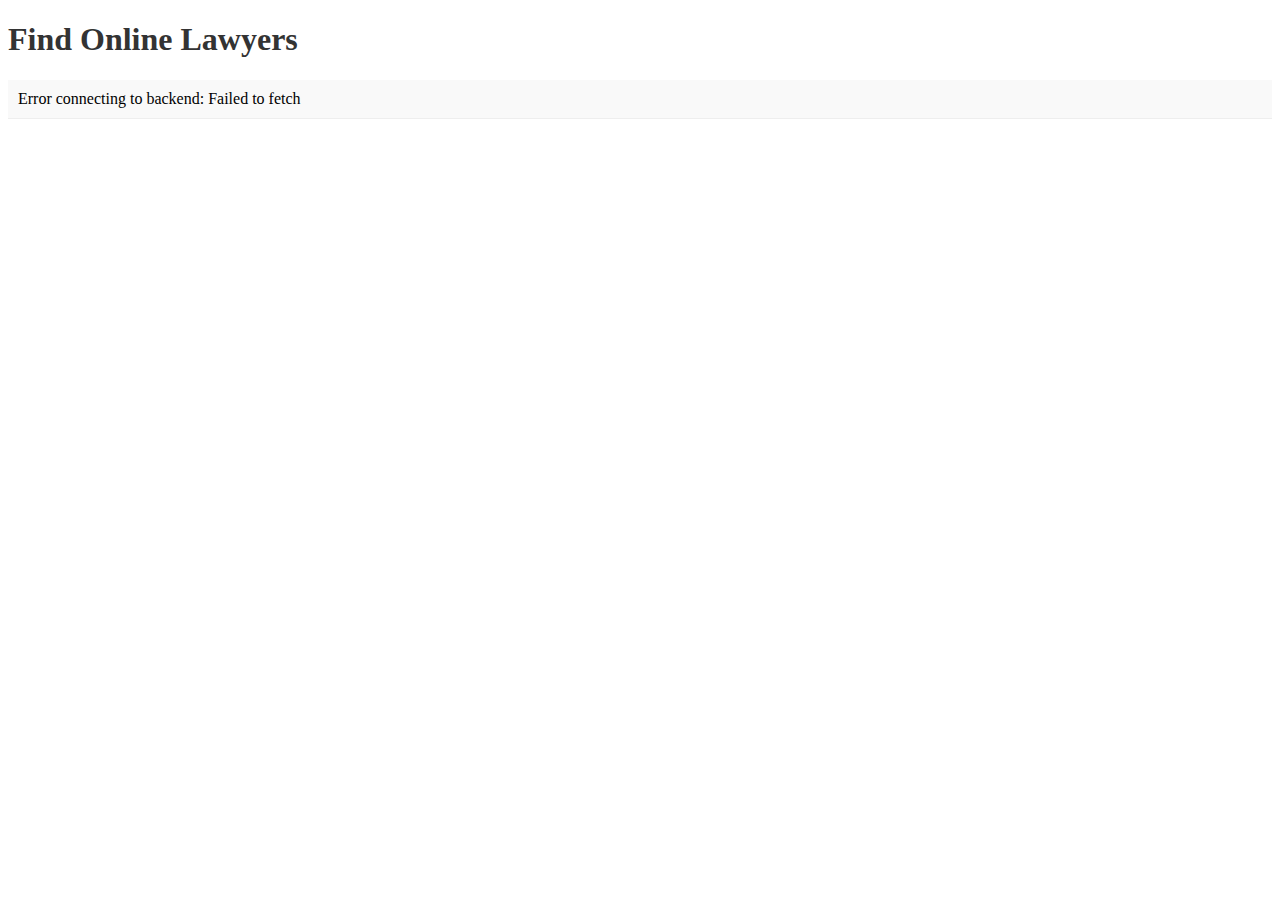
<file: index.html>
<!DOCTYPE html>
<html>
<head>
  <title>Legal Marketplace</title>
  <style><link rel="stylesheet" href="style.css">
  </div>body<div class="container"> { font-family: sans-serif; margin: 20px; }
    h1 { color: #333; }
    #lawyer-list { list-style: none; padding: 0; }
    #lawyer-list li {
      padding: 10px;
      margin-bottom: 5px;
      border-bottom: 1px solid #eee;
      background-color: #f9f9f9;
    }
  </style>
</head>
<body>
  <h1>Find Online Lawyers</h1>
  <ul id="lawyer-list">
    <!-- Initial loading message -->
    <li>Loading online lawyers...</li>
  </ul>

  <script>
    // **CORRECTION:** Replaced placeholder with your live Railway URL
    const BACKEND_URL = "https://nwo-backend-production.up.railway.app";

    async function fetchLawyers( ) {
      try {
        const res = await fetch(`${BACKEND_URL}/api/lawyer/list`);
        
        // Check if the response was successful
        if (!res.ok) {
          throw new Error(`HTTP error! Status: ${res.status}`);
        }

        const lawyers = await res.json();
        const listEl = document.getElementById("lawyer-list");
        listEl.innerHTML = ""; // Clear the list

        if (lawyers.length === 0) {
          listEl.innerHTML = "<li>No lawyers are currently online.</li>";
          return;
        }

        lawyers.forEach(l => {
          const li = document.createElement("li");
          // Assuming l.name and l.rating are available from the backend response
          li.textContent = `${l.name} - Rating: ${l.rating}`;
          listEl.appendChild(li);
        });
      } catch (error) {
        console.error("Error fetching lawyers:", error);
        const listEl = document.getElementById("lawyer-list");
        listEl.innerHTML = `<li>Error connecting to backend: ${error.message}</li>`;
      }
    }

    fetchLawyers();
    setInterval(fetchLawyers, 10000); // refresh every 10s
  </script>
</body>
</html>
</file>
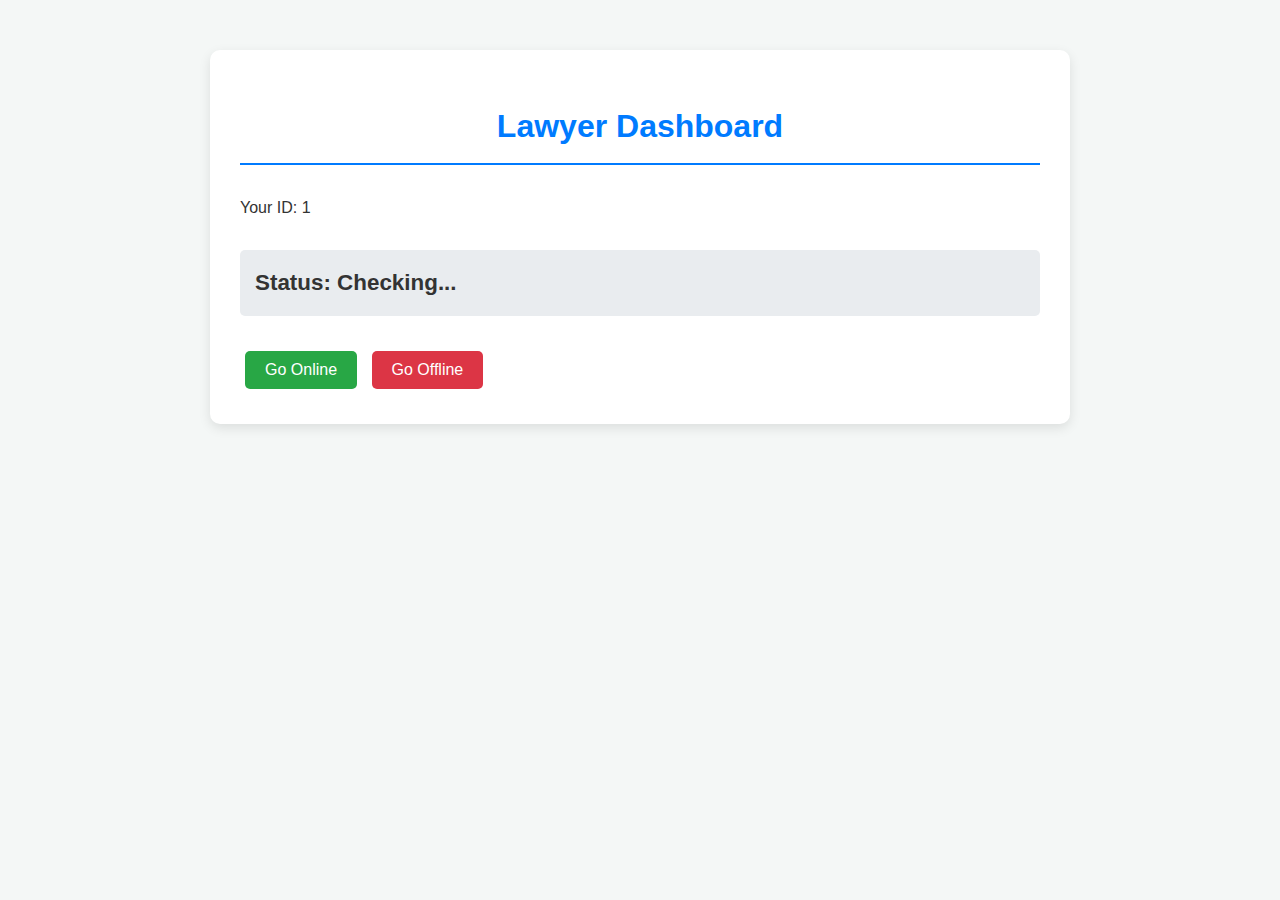
<file: dashboard.html>
<!DOCTYPE html>
<html>
<head>
  <title>Lawyer Dashboard</title>
  <link rel="stylesheet" href="style.css">
</head>
<body>
  <div class="container">
    <h1>Lawyer Dashboard</h1>
    <p>Your ID: <span id="lawyer-id-display">1</span></p>
    <div id="status-display">Status: Checking...</div>

    <button id="online-btn" onclick="setStatus(true)">Go Online</button>
    <button id="offline-btn" onclick="setStatus(false)">Go Offline</button>
  </div>

  <script>
    const BACKEND_URL = "https://nwo-backend-production.up.railway.app";
    const lawyerId = 1; 
    document.getElementById("lawyer-id-display" ).textContent = lawyerId;

    async function setStatus(status) {
      const statusText = status ? "Online" : "Offline";
      
      try {
        const res = await fetch(`${BACKEND_URL}/api/lawyer/status`, {
          method: "POST",
          headers: { "Content-Type": "application/json" },
          body: JSON.stringify({ lawyer_id: lawyerId, is_online: status })
        });

        if (!res.ok) {
          throw new Error(`HTTP error! Status: ${res.status}`);
        }

        document.getElementById("status-display").textContent = `Status: ${statusText}`;
        alert(`Status updated: You are now ${statusText}`);
        
      } catch (error) {
        console.error("Error updating status:", error);
        alert(`Error updating status. Check console for details.`);
      }
    }
  </script>
</body>
</html>
</file>
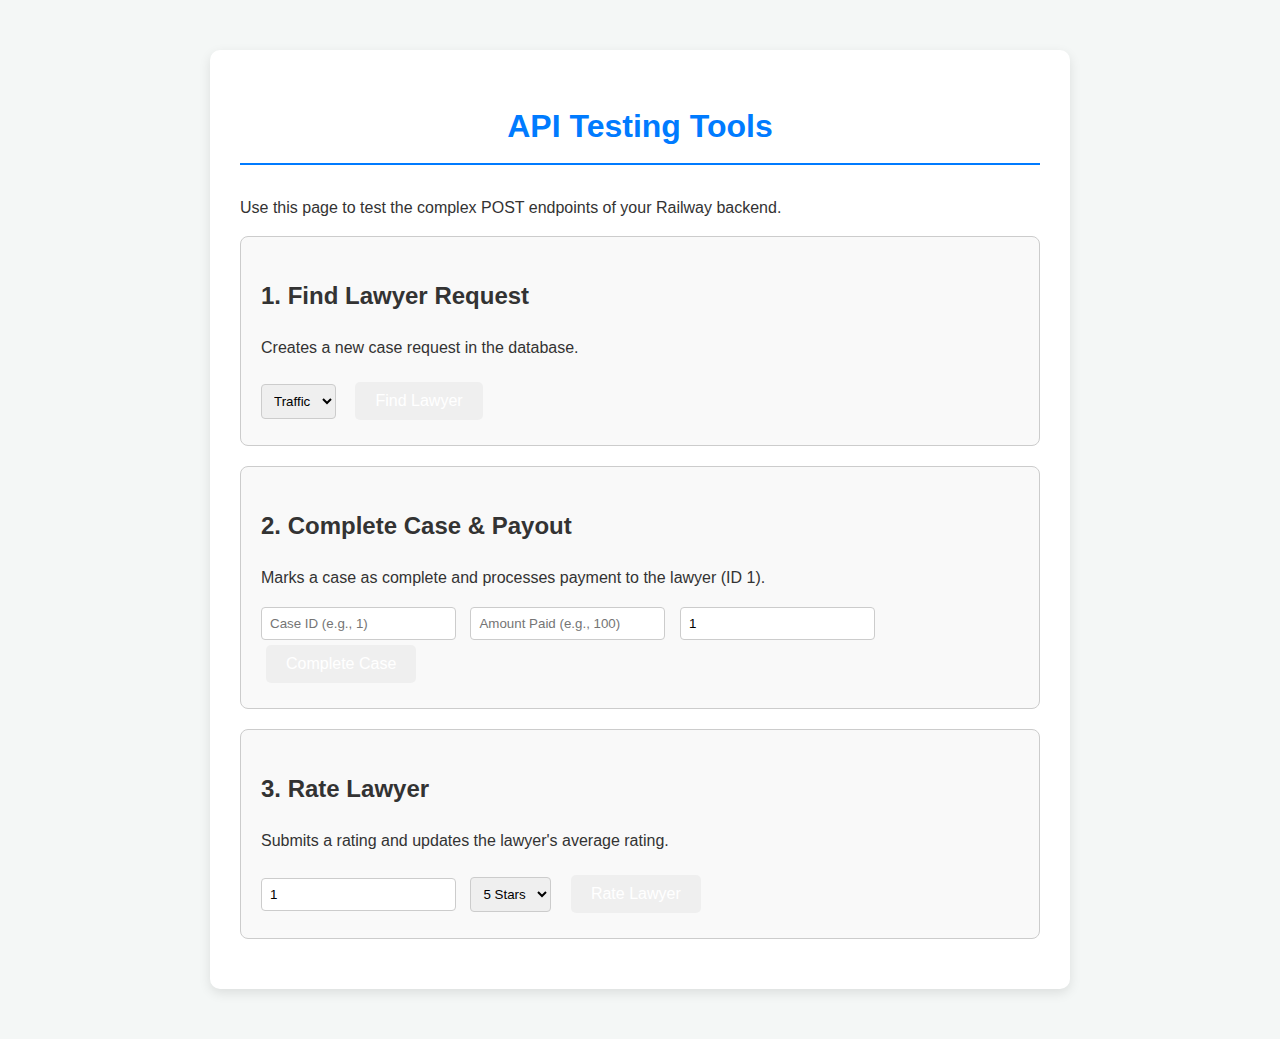
<file: tools.html>
<!DOCTYPE html>
<html>
<head>
  <title>API Testing Tools</title>
  <link rel="stylesheet" href="style.css">
  <style>
    .tool-section {
      border: 1px solid #ccc;
      padding: 20px;
      margin-bottom: 20px;
      border-radius: 8px;
      background-color: #f9f9f9;
    }
    input, select {
      padding: 8px;
      margin-right: 10px;
      border: 1px solid #ccc;
      border-radius: 4px;
    }
  </style>
</head>
<body>
  <div class="container">
    <h1>API Testing Tools</h1>
    <p>Use this page to test the complex POST endpoints of your Railway backend.</p>

    <!-- 1. FIND LAWYER REQUEST -->
    <div class="tool-section">
      <h2>1. Find Lawyer Request</h2>
      <p>Creates a new case request in the database.</p>
      <select id="case-type">
        <option value="traffic">Traffic</option>
        <option value="arrest">Arrest</option>
        <option value="court">Court</option>
      </select>
      <button onclick="requestLawyer()">Find Lawyer</button>
    </div>

    <!-- 2. COMPLETE CASE / WALLET PAYOUT -->
    <div class="tool-section">
      <h2>2. Complete Case & Payout</h2>
      <p>Marks a case as complete and processes payment to the lawyer (ID 1).</p>
      <input type="number" id="case-id" placeholder="Case ID (e.g., 1)">
      <input type="number" id="amount" placeholder="Amount Paid (e.g., 100)">
      <input type="number" id="lawyer-id" value="1" placeholder="Lawyer ID">
      <button onclick="completeCase()">Complete Case</button>
    </div>

    <!-- 3. RATE LAWYER -->
    <div class="tool-section">
      <h2>3. Rate Lawyer</h2>
      <p>Submits a rating and updates the lawyer's average rating.</p>
      <input type="number" id="rate-lawyer-id" value="1" placeholder="Lawyer ID">
      <select id="stars">
        <option value="5">5 Stars</option>
        <option value="4">4 Stars</option>
        <option value="3">3 Stars</option>
        <option value="2">2 Stars</option>
        <option value="1">1 Star</option>
      </select>
      <button onclick="rateLawyer()">Rate Lawyer</button>
    </div>
  </div>

  <script>
    const BACKEND_URL = "https://nwo-backend-production.up.railway.app";
    const USER_ID = 1; // Hardcoded test user ID

    // 1. Request Lawyer
    async function requestLawyer( ){
      const caseType = document.getElementById("case-type").value;
      
      const res = await fetch(`${BACKEND_URL}/api/request-lawyer`, {
        method:"POST",
        headers: {"Content-Type":"application/json"},
        body: JSON.stringify({
          user_id: USER_ID,
          case_type: caseType,
          lat: 34.05, // Example coordinates
          lng: -118.24
        })
      });
      const data = await res.json();
      alert("Request Created. ID: " + data.request_id || data.error);
    }

    // 2. Complete Case
    async function completeCase(){
      const caseId = document.getElementById("case-id").value;
      const amount = document.getElementById("amount").value;
      const lawyerId = document.getElementById("lawyer-id").value;

      const res = await fetch(`${BACKEND_URL}/api/case/complete`, {
        method:"POST",
        headers: {"Content-Type":"application/json"},
        body: JSON.stringify({
          case_id: caseId,
          amount: parseFloat(amount),
          lawyer_id: parseInt(lawyerId)
        })
      });
      const data = await res.json();
      alert(data.message || data.error);
    }

    // 3. Rate Lawyer
    <!DOCTYPE html>
<html>
<head>
  <title>API Testing Tools</title>
  <link rel="stylesheet" href="style.css">
  <style>
    .tool-section {
      border: 1px solid #ccc;
      padding: 20px;
      margin-bottom: 20px;
      border-radius: 8px;
      background-color: #f9f9f9;
    }
    input, select, textarea {
      padding: 8px;
      margin-right: 10px;
      margin-bottom: 10px; /* Added margin for better spacing */
      border: 1px solid #ccc;
      border-radius: 4px;
      width: 90%; /* Made inputs wider */
      box-sizing: border-box;
    }
    textarea {
        resize: vertical;
        min-height: 80px;
    }
  </style>
</head>
<body>
  <div class="container">
    <h1>API Testing Tools</h1>
    <p>Use this page to test the complex POST endpoints of your Railway backend.</p>

    <!-- 1. FIND LAWYER REQUEST -->
    <div class="tool-section">
      <h2>1. Find Lawyer Request</h2>
      <p>Creates a new case request in the database.</p>
      <select id="case-type">
        <option value="traffic">Traffic</option>
        <option value="arrest">Arrest</option>
        <option value="court">Court</option>
      </select>
      <button onclick="requestLawyer()">Find Lawyer</button>
    </div>

    <!-- 2. COMPLETE CASE / WALLET PAYOUT -->
    <div class="tool-section">
      <h2>2. Complete Case & Payout</h2>
      <p>Marks a case as complete and processes payment.</p>
      <input type="number" id="case-id" placeholder="Case ID (e.g., 1)">
      <input type="number" id="amount" placeholder="Amount Paid (e.g., 100)">
      <input type="number" id="lawyer-id-complete" value="1" placeholder="Lawyer ID">
      <button onclick="completeCase()">Complete Case</button>
    </div>

    <!-- 3. RATE LAWYER (UPDATED) -->
    <div class="tool-section">
      <h2>3. Rate Lawyer</h2>
      <p>Submits a rating and updates the lawyer's average rating.</p>
      <input type="number" id="lawyer-id-rate" value="1" placeholder="Lawyer ID">
      <input type="number" id="user-id-rate" value="1" placeholder="Your User ID">
      <input type="number" id="stars" placeholder="Stars 1-5">
      <textarea id="comment" placeholder="Comment"></textarea>
      <button onclick="rateLawyer()">Submit Rating</button>
    </div>
  </div>

  <script>
    const BACKEND_URL = "https://nwo-backend-production.up.railway.app";
    const USER_ID = 1; // Hardcoded test user ID for some functions

    // 1. Request Lawyer
    async function requestLawyer( ){
      const caseType = document.getElementById("case-type").value;
      
      const res = await fetch(`${BACKEND_URL}/api/request-lawyer`, {
        method:"POST",
        headers: {"Content-Type":"application/json"},
        body: JSON.stringify({
          user_id: USER_ID,
          case_type: caseType,
          lat: 34.05,
          lng: -118.24
        })
      });
      const data = await res.json();
      alert(data.request_id ? "Request Created. ID: " + data.request_id : data.error);
    }

    // 2. Complete Case
    async function completeCase(){
      const caseId = document.getElementById("case-id").value;
      const amount = document.getElementById("amount").value;
      const lawyerId = document.getElementById("lawyer-id-complete").value;

      const res = await fetch(`${BACKEND_URL}/api/case/complete`, {
        method:"POST",
        headers: {"Content-Type":"application/json"},
        body: JSON.stringify({
          case_id: caseId,
          amount: parseFloat(amount),
          lawyer_id: parseInt(lawyerId)
        })
      });
      const data = await res.json();
      alert(data.message || data.error);
    }

    // 3. Rate Lawyer (Updated to use your inputs)
    async function rateLawyer(){
      const lawyerId = document.getElementById("lawyer-id-rate").value;
      const userId = document.getElementById("user-id-rate").value;
      const stars = document.getElementById("stars").value;
      const comment = document.getElementById("comment").value;

      const res = await fetch(`${BACKEND_URL}/api/rate-lawyer`, {
        method:"POST",
        headers: {"Content-Type":"application/json"},
        body: JSON.stringify({
          lawyer_id: parseInt(lawyerId),
          user_id: parseInt(userId),
          stars: parseInt(stars),
          comment: comment
        })
      });
      const data = await res.json();
      alert(data.message || data.error);
    }
  </script>
</body>
</html>
</file>
<file: style.css>
/* Global Styles */
body {
    font-family: 'Segoe UI', Tahoma, Geneva, Verdana, sans-serif;
    margin: 0;
    padding: 0;
    background-color: #f4f7f6;
    color: #333;
    line-height: 1.6;
}

.container {
    max-width: 800px;
    margin: 50px auto;
    padding: 30px;
    background-color: #ffffff;
    border-radius: 10px;
    box-shadow: 0 4px 12px rgba(0, 0, 0, 0.1);
}

h1 {
    color: #007bff;
    text-align: center;
    margin-bottom: 30px;
    border-bottom: 2px solid #007bff;
    padding-bottom: 10px;
}

/* Button Styles */
button {
    padding: 10px 20px;
    margin: 5px;
    font-size: 16px;
    cursor: pointer;
    border: none;
    border-radius: 5px;
    color: white;
    transition: background-color 0.3s ease;
}

#online-btn {
    background-color: #28a745;
}

#online-btn:hover {
    background-color: #218838;
}

#offline-btn {
    background-color: #dc3545;
}

#offline-btn:hover {
    background-color: #c82333;
}

/* Lawyer List Styles (for index.html) */
#lawyer-list {
    list-style: none;
    padding: 0;
}

#lawyer-list li {
    display: flex;
    justify-content: space-between;
    align-items: center;
    padding: 15px;
    margin-bottom: 10px;
    background-color: #f8f9fa;
    border: 1px solid #e9ecef;
    border-radius: 5px;
    transition: background-color 0.2s;
}

#lawyer-list li:hover {
    background-color: #e2e6ea;
}

.lawyer-name {
    font-weight: bold;
    color: #0056b3;
}

.lawyer-rating {
    font-style: italic;
    color: #6c757d;
}

/* Dashboard Specific Styles */
#status-display {
    margin: 30px 0;
    padding: 15px;
    border-radius: 5px;
    font-size: 1.4em;
    font-weight: bold;
    background-color: #e9ecef;
}
</file>
